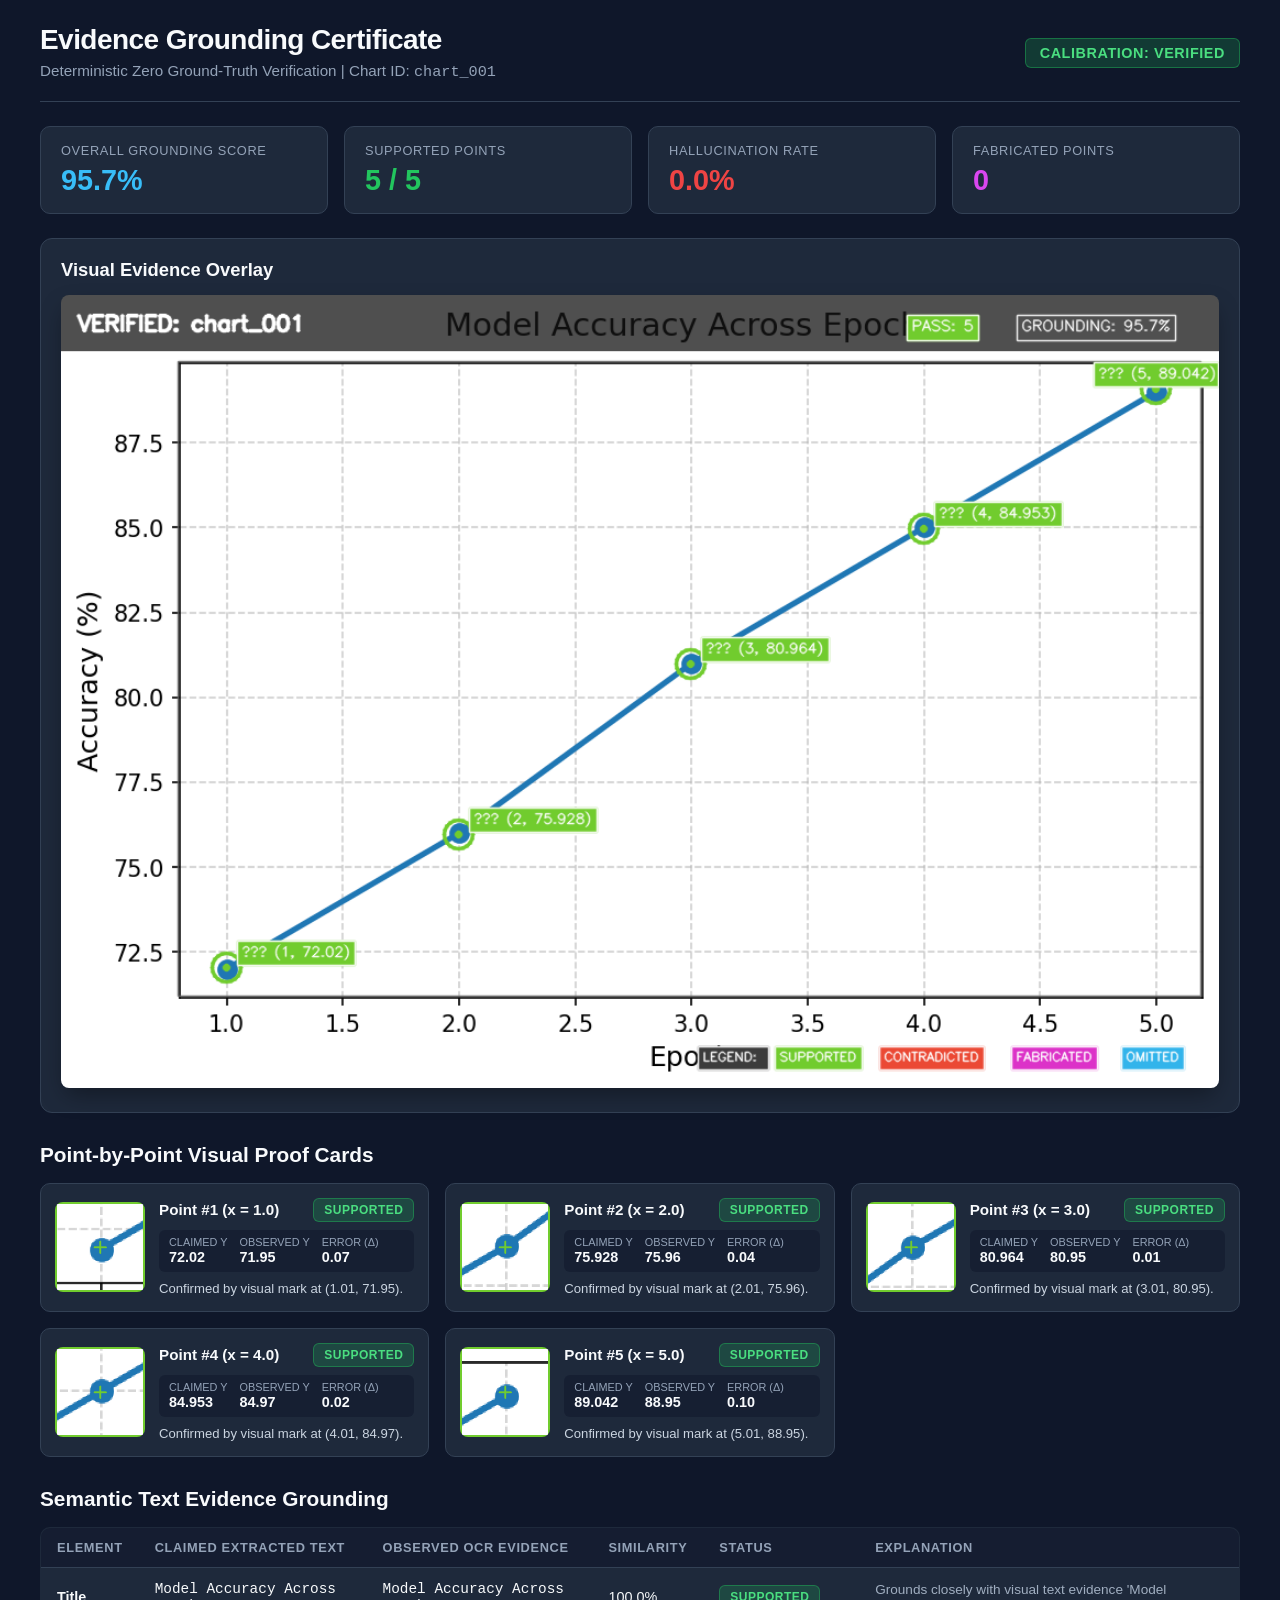
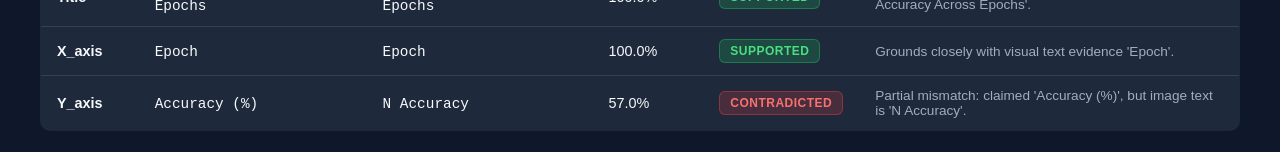
<file: data/verification_overlays/chart_001_certificate.html>
<!DOCTYPE html>
<html lang="en">
<head>
    <meta charset="UTF-8">
    <meta name="viewport" content="width=device-width, initial-scale=1.0">
    <title>Verification Certificate - chart_001</title>
    <style>
        :root {
            --bg: #0f172a;
            --surface: #1e293b;
            --surface-border: #334155;
            --text-primary: #f8fafc;
            --text-secondary: #94a3b8;
            --green: #22c55e;
            --red: #ef4444;
            --magenta: #d946ef;
            --cyan: #06b6d4;
            --accent: #38bdf8;
        }
        body {
            font-family: -apple-system, BlinkMacSystemFont, "Segoe UI", Roboto, Helvetica, Arial, sans-serif;
            background-color: var(--bg);
            color: var(--text-primary);
            margin: 0;
            padding: 24px;
        }
        .container {
            max-width: 1200px;
            margin: 0 auto;
        }
        header {
            display: flex;
            justify-content: space-between;
            align-items: center;
            border-bottom: 1px solid var(--surface-border);
            padding-bottom: 20px;
            margin-bottom: 24px;
        }
        h1 {
            margin: 0 0 6px 0;
            font-size: 1.75rem;
            letter-spacing: -0.02em;
        }
        .subtitle {
            color: var(--text-secondary);
            font-size: 0.95rem;
        }
        .stats-grid {
            display: grid;
            grid-template-columns: repeat(auto-fit, minmax(200px, 1fr));
            gap: 16px;
            margin-bottom: 24px;
        }
        .stat-card {
            background: var(--surface);
            border: 1px solid var(--surface-border);
            border-radius: 10px;
            padding: 16px 20px;
        }
        .stat-card .title {
            font-size: 0.8rem;
            text-transform: uppercase;
            letter-spacing: 0.05em;
            color: var(--text-secondary);
            margin-bottom: 6px;
        }
        .stat-card .val {
            font-size: 1.8rem;
            font-weight: 700;
        }
        .overlay-section {
            background: var(--surface);
            border: 1px solid var(--surface-border);
            border-radius: 12px;
            padding: 20px;
            margin-bottom: 30px;
        }
        .overlay-img {
            width: 100%;
            height: auto;
            border-radius: 8px;
            box-shadow: 0 10px 25px -5px rgba(0, 0, 0, 0.4);
        }
        .section-title {
            font-size: 1.3rem;
            margin: 30px 0 16px 0;
            font-weight: 600;
        }
        .badge {
            padding: 4px 10px;
            border-radius: 6px;
            font-size: 0.75rem;
            font-weight: 700;
            text-transform: uppercase;
            letter-spacing: 0.04em;
            display: inline-block;
        }
        .badge-supported { background: rgba(34, 197, 94, 0.2); color: #4ade80; border: 1px solid rgba(34, 197, 94, 0.4); }
        .badge-contradicted { background: rgba(239, 68, 68, 0.2); color: #f87171; border: 1px solid rgba(239, 68, 68, 0.4); }
        .badge-fabricated { background: rgba(217, 70, 239, 0.2); color: #e879f9; border: 1px solid rgba(217, 70, 239, 0.4); }
        .evidence-grid {
            display: grid;
            grid-template-columns: repeat(auto-fill, minmax(360px, 1fr));
            gap: 16px;
        }
        .evidence-card {
            background: var(--surface);
            border: 1px solid var(--surface-border);
            border-radius: 10px;
            display: flex;
            padding: 14px;
            gap: 14px;
            align-items: center;
        }
        .crop-container img {
            width: 90px;
            height: 90px;
            border-radius: 8px;
            display: block;
        }
        .card-details {
            flex: 1;
        }
        .card-header {
            display: flex;
            justify-content: space-between;
            align-items: center;
            margin-bottom: 8px;
        }
        .point-tag {
            font-weight: 600;
            font-size: 0.95rem;
        }
        .reading-row {
            display: flex;
            gap: 12px;
            background: rgba(15, 23, 42, 0.5);
            padding: 6px 10px;
            border-radius: 6px;
            margin-bottom: 8px;
        }
        .reading-col .label {
            font-size: 0.68rem;
            color: var(--text-secondary);
            display: block;
            text-transform: uppercase;
        }
        .reading-col .value {
            font-size: 0.9rem;
            font-weight: 700;
        }
        .explanation {
            margin: 0;
            font-size: 0.82rem;
            color: #cbd5e1;
            line-height: 1.3;
        }
        table {
            width: 100%;
            border-collapse: collapse;
            background: var(--surface);
            border-radius: 10px;
            overflow: hidden;
            border: 1px solid var(--surface-border);
        }
        th, td {
            padding: 12px 16px;
            text-align: left;
            border-bottom: 1px solid var(--surface-border);
            font-size: 0.9rem;
        }
        th {
            background: rgba(15, 23, 42, 0.6);
            color: var(--text-secondary);
            font-size: 0.8rem;
            text-transform: uppercase;
            letter-spacing: 0.05em;
        }
    </style>
</head>
<body>
    <div class="container">
        <header>
            <div>
                <h1>Evidence Grounding Certificate</h1>
                <div class="subtitle">Deterministic Zero Ground-Truth Verification | Chart ID: <code>chart_001</code></div>
            </div>
            <div>
                <span class="badge badge-supported" style="font-size: 0.9rem; padding: 6px 14px;">
                    Calibration: VERIFIED
                </span>
            </div>
        </header>

        <div class="stats-grid">
            <div class="stat-card">
                <div class="title">Overall Grounding Score</div>
                <div class="val" style="color: var(--accent);">95.7%</div>
            </div>
            <div class="stat-card">
                <div class="title">Supported Points</div>
                <div class="val" style="color: var(--green);">5 / 5</div>
            </div>
            <div class="stat-card">
                <div class="title">Hallucination Rate</div>
                <div class="val" style="color: var(--red);">0.0%</div>
            </div>
            <div class="stat-card">
                <div class="title">Fabricated Points</div>
                <div class="val" style="color: var(--magenta);">0</div>
            </div>
        </div>

        <div class="overlay-section">
            <h2 style="margin: 0 0 14px 0; font-size: 1.15rem;">Visual Evidence Overlay</h2>
            <img class="overlay-img" src="[data-uri]" alt="Verification Overlay Image" />
        </div>

        <h2 class="section-title">Point-by-Point Visual Proof Cards</h2>
        <div class="evidence-grid">
            
        <div class="evidence-card">
            <div class="crop-container">
                <img src="[data-uri]" alt="Point Proof Crop" />
            </div>
            <div class="card-details">
                <div class="card-header">
                    <span class="point-tag">Point #1 (x = 1.0)</span>
                    <span class="badge badge-supported">SUPPORTED</span>
                </div>
                <div class="reading-row">
                    <div class="reading-col">
                        <span class="label">Claimed Y</span>
                        <span class="value">72.02</span>
                    </div>
                    <div class="reading-col">
                        <span class="label">Observed Y</span>
                        <span class="value">71.95</span>
                    </div>
                    <div class="reading-col">
                        <span class="label">Error (Δ)</span>
                        <span class="value">0.07</span>
                    </div>
                </div>
                <p class="explanation">Confirmed by visual mark at (1.01, 71.95).</p>
            </div>
        </div>
        
        <div class="evidence-card">
            <div class="crop-container">
                <img src="[data-uri]" alt="Point Proof Crop" />
            </div>
            <div class="card-details">
                <div class="card-header">
                    <span class="point-tag">Point #2 (x = 2.0)</span>
                    <span class="badge badge-supported">SUPPORTED</span>
                </div>
                <div class="reading-row">
                    <div class="reading-col">
                        <span class="label">Claimed Y</span>
                        <span class="value">75.928</span>
                    </div>
                    <div class="reading-col">
                        <span class="label">Observed Y</span>
                        <span class="value">75.96</span>
                    </div>
                    <div class="reading-col">
                        <span class="label">Error (Δ)</span>
                        <span class="value">0.04</span>
                    </div>
                </div>
                <p class="explanation">Confirmed by visual mark at (2.01, 75.96).</p>
            </div>
        </div>
        
        <div class="evidence-card">
            <div class="crop-container">
                <img src="[data-uri]" alt="Point Proof Crop" />
            </div>
            <div class="card-details">
                <div class="card-header">
                    <span class="point-tag">Point #3 (x = 3.0)</span>
                    <span class="badge badge-supported">SUPPORTED</span>
                </div>
                <div class="reading-row">
                    <div class="reading-col">
                        <span class="label">Claimed Y</span>
                        <span class="value">80.964</span>
                    </div>
                    <div class="reading-col">
                        <span class="label">Observed Y</span>
                        <span class="value">80.95</span>
                    </div>
                    <div class="reading-col">
                        <span class="label">Error (Δ)</span>
                        <span class="value">0.01</span>
                    </div>
                </div>
                <p class="explanation">Confirmed by visual mark at (3.01, 80.95).</p>
            </div>
        </div>
        
        <div class="evidence-card">
            <div class="crop-container">
                <img src="[data-uri]" alt="Point Proof Crop" />
            </div>
            <div class="card-details">
                <div class="card-header">
                    <span class="point-tag">Point #4 (x = 4.0)</span>
                    <span class="badge badge-supported">SUPPORTED</span>
                </div>
                <div class="reading-row">
                    <div class="reading-col">
                        <span class="label">Claimed Y</span>
                        <span class="value">84.953</span>
                    </div>
                    <div class="reading-col">
                        <span class="label">Observed Y</span>
                        <span class="value">84.97</span>
                    </div>
                    <div class="reading-col">
                        <span class="label">Error (Δ)</span>
                        <span class="value">0.02</span>
                    </div>
                </div>
                <p class="explanation">Confirmed by visual mark at (4.01, 84.97).</p>
            </div>
        </div>
        
        <div class="evidence-card">
            <div class="crop-container">
                <img src="[data-uri]" alt="Point Proof Crop" />
            </div>
            <div class="card-details">
                <div class="card-header">
                    <span class="point-tag">Point #5 (x = 5.0)</span>
                    <span class="badge badge-supported">SUPPORTED</span>
                </div>
                <div class="reading-row">
                    <div class="reading-col">
                        <span class="label">Claimed Y</span>
                        <span class="value">89.042</span>
                    </div>
                    <div class="reading-col">
                        <span class="label">Observed Y</span>
                        <span class="value">88.95</span>
                    </div>
                    <div class="reading-col">
                        <span class="label">Error (Δ)</span>
                        <span class="value">0.10</span>
                    </div>
                </div>
                <p class="explanation">Confirmed by visual mark at (5.01, 88.95).</p>
            </div>
        </div>
        
        </div>

        <h2 class="section-title">Semantic Text Evidence Grounding</h2>
        <table>
            <thead>
                <tr>
                    <th>Element</th>
                    <th>Claimed Extracted Text</th>
                    <th>Observed OCR Evidence</th>
                    <th>Similarity</th>
                    <th>Status</th>
                    <th>Explanation</th>
                </tr>
            </thead>
            <tbody>
                
        <tr>
            <td style="font-weight:600; text-transform:capitalize;">title</td>
            <td><code>Model Accuracy Across Epochs</code></td>
            <td><code>Model Accuracy Across Epochs</code></td>
            <td>100.0%</td>
            <td><span class="badge badge-supported">SUPPORTED</span></td>
            <td style="color:#a0aec0; font-size:0.85rem;">Grounds closely with visual text evidence 'Model Accuracy Across Epochs'.</td>
        </tr>
        
        <tr>
            <td style="font-weight:600; text-transform:capitalize;">x_axis</td>
            <td><code>Epoch</code></td>
            <td><code>Epoch</code></td>
            <td>100.0%</td>
            <td><span class="badge badge-supported">SUPPORTED</span></td>
            <td style="color:#a0aec0; font-size:0.85rem;">Grounds closely with visual text evidence 'Epoch'.</td>
        </tr>
        
        <tr>
            <td style="font-weight:600; text-transform:capitalize;">y_axis</td>
            <td><code>Accuracy (%)</code></td>
            <td><code>N Accuracy</code></td>
            <td>57.0%</td>
            <td><span class="badge badge-contradicted">CONTRADICTED</span></td>
            <td style="color:#a0aec0; font-size:0.85rem;">Partial mismatch: claimed 'Accuracy (%)', but image text is 'N Accuracy'.</td>
        </tr>
        
            </tbody>
        </table>
    </div>
</body>
</html>
</file>
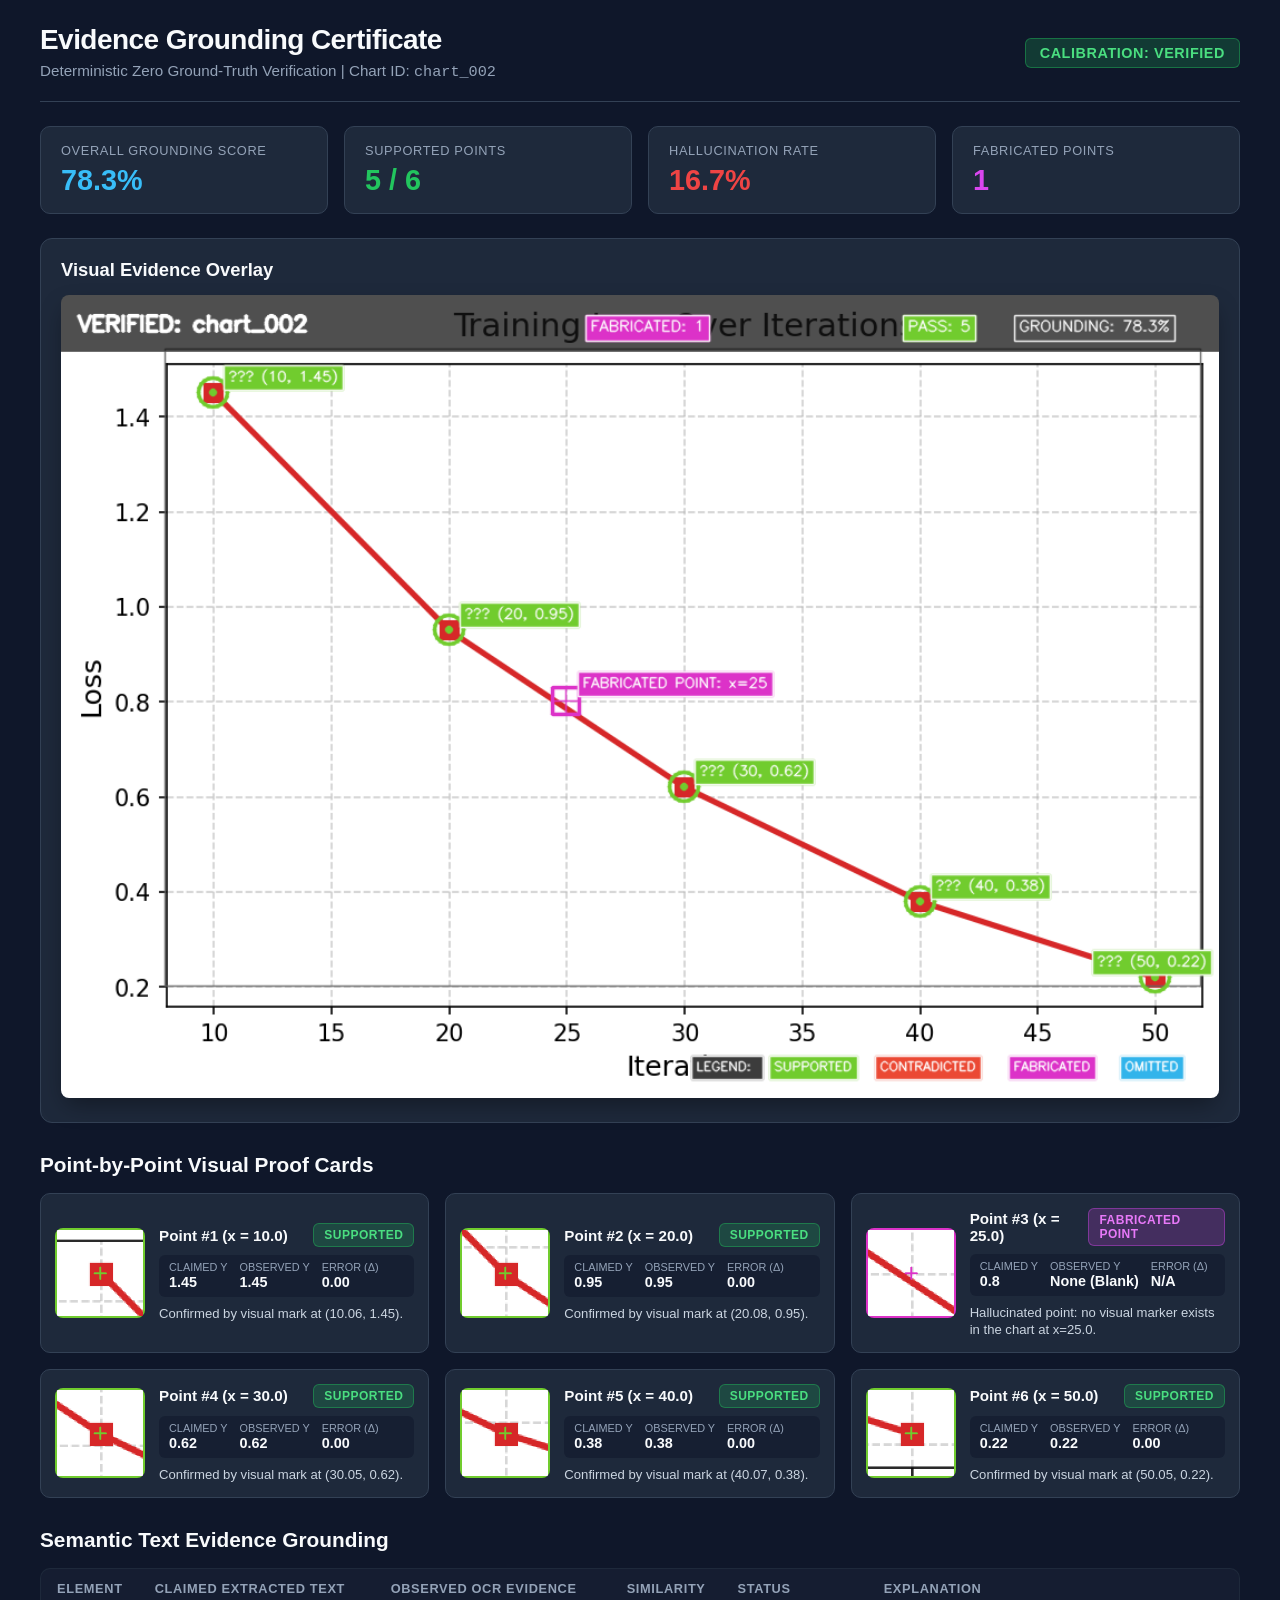
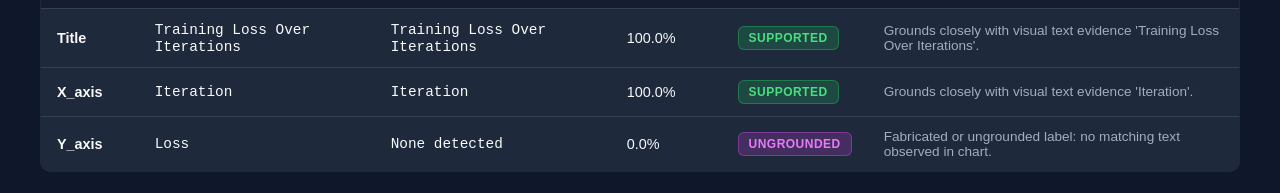
<file: data/verification_overlays/chart_002_certificate.html>
<!DOCTYPE html>
<html lang="en">
<head>
    <meta charset="UTF-8">
    <meta name="viewport" content="width=device-width, initial-scale=1.0">
    <title>Verification Certificate - chart_002</title>
    <style>
        :root {
            --bg: #0f172a;
            --surface: #1e293b;
            --surface-border: #334155;
            --text-primary: #f8fafc;
            --text-secondary: #94a3b8;
            --green: #22c55e;
            --red: #ef4444;
            --magenta: #d946ef;
            --cyan: #06b6d4;
            --accent: #38bdf8;
        }
        body {
            font-family: -apple-system, BlinkMacSystemFont, "Segoe UI", Roboto, Helvetica, Arial, sans-serif;
            background-color: var(--bg);
            color: var(--text-primary);
            margin: 0;
            padding: 24px;
        }
        .container {
            max-width: 1200px;
            margin: 0 auto;
        }
        header {
            display: flex;
            justify-content: space-between;
            align-items: center;
            border-bottom: 1px solid var(--surface-border);
            padding-bottom: 20px;
            margin-bottom: 24px;
        }
        h1 {
            margin: 0 0 6px 0;
            font-size: 1.75rem;
            letter-spacing: -0.02em;
        }
        .subtitle {
            color: var(--text-secondary);
            font-size: 0.95rem;
        }
        .stats-grid {
            display: grid;
            grid-template-columns: repeat(auto-fit, minmax(200px, 1fr));
            gap: 16px;
            margin-bottom: 24px;
        }
        .stat-card {
            background: var(--surface);
            border: 1px solid var(--surface-border);
            border-radius: 10px;
            padding: 16px 20px;
        }
        .stat-card .title {
            font-size: 0.8rem;
            text-transform: uppercase;
            letter-spacing: 0.05em;
            color: var(--text-secondary);
            margin-bottom: 6px;
        }
        .stat-card .val {
            font-size: 1.8rem;
            font-weight: 700;
        }
        .overlay-section {
            background: var(--surface);
            border: 1px solid var(--surface-border);
            border-radius: 12px;
            padding: 20px;
            margin-bottom: 30px;
        }
        .overlay-img {
            width: 100%;
            height: auto;
            border-radius: 8px;
            box-shadow: 0 10px 25px -5px rgba(0, 0, 0, 0.4);
        }
        .section-title {
            font-size: 1.3rem;
            margin: 30px 0 16px 0;
            font-weight: 600;
        }
        .badge {
            padding: 4px 10px;
            border-radius: 6px;
            font-size: 0.75rem;
            font-weight: 700;
            text-transform: uppercase;
            letter-spacing: 0.04em;
            display: inline-block;
        }
        .badge-supported { background: rgba(34, 197, 94, 0.2); color: #4ade80; border: 1px solid rgba(34, 197, 94, 0.4); }
        .badge-contradicted { background: rgba(239, 68, 68, 0.2); color: #f87171; border: 1px solid rgba(239, 68, 68, 0.4); }
        .badge-fabricated { background: rgba(217, 70, 239, 0.2); color: #e879f9; border: 1px solid rgba(217, 70, 239, 0.4); }
        .evidence-grid {
            display: grid;
            grid-template-columns: repeat(auto-fill, minmax(360px, 1fr));
            gap: 16px;
        }
        .evidence-card {
            background: var(--surface);
            border: 1px solid var(--surface-border);
            border-radius: 10px;
            display: flex;
            padding: 14px;
            gap: 14px;
            align-items: center;
        }
        .crop-container img {
            width: 90px;
            height: 90px;
            border-radius: 8px;
            display: block;
        }
        .card-details {
            flex: 1;
        }
        .card-header {
            display: flex;
            justify-content: space-between;
            align-items: center;
            margin-bottom: 8px;
        }
        .point-tag {
            font-weight: 600;
            font-size: 0.95rem;
        }
        .reading-row {
            display: flex;
            gap: 12px;
            background: rgba(15, 23, 42, 0.5);
            padding: 6px 10px;
            border-radius: 6px;
            margin-bottom: 8px;
        }
        .reading-col .label {
            font-size: 0.68rem;
            color: var(--text-secondary);
            display: block;
            text-transform: uppercase;
        }
        .reading-col .value {
            font-size: 0.9rem;
            font-weight: 700;
        }
        .explanation {
            margin: 0;
            font-size: 0.82rem;
            color: #cbd5e1;
            line-height: 1.3;
        }
        table {
            width: 100%;
            border-collapse: collapse;
            background: var(--surface);
            border-radius: 10px;
            overflow: hidden;
            border: 1px solid var(--surface-border);
        }
        th, td {
            padding: 12px 16px;
            text-align: left;
            border-bottom: 1px solid var(--surface-border);
            font-size: 0.9rem;
        }
        th {
            background: rgba(15, 23, 42, 0.6);
            color: var(--text-secondary);
            font-size: 0.8rem;
            text-transform: uppercase;
            letter-spacing: 0.05em;
        }
    </style>
</head>
<body>
    <div class="container">
        <header>
            <div>
                <h1>Evidence Grounding Certificate</h1>
                <div class="subtitle">Deterministic Zero Ground-Truth Verification | Chart ID: <code>chart_002</code></div>
            </div>
            <div>
                <span class="badge badge-supported" style="font-size: 0.9rem; padding: 6px 14px;">
                    Calibration: VERIFIED
                </span>
            </div>
        </header>

        <div class="stats-grid">
            <div class="stat-card">
                <div class="title">Overall Grounding Score</div>
                <div class="val" style="color: var(--accent);">78.3%</div>
            </div>
            <div class="stat-card">
                <div class="title">Supported Points</div>
                <div class="val" style="color: var(--green);">5 / 6</div>
            </div>
            <div class="stat-card">
                <div class="title">Hallucination Rate</div>
                <div class="val" style="color: var(--red);">16.7%</div>
            </div>
            <div class="stat-card">
                <div class="title">Fabricated Points</div>
                <div class="val" style="color: var(--magenta);">1</div>
            </div>
        </div>

        <div class="overlay-section">
            <h2 style="margin: 0 0 14px 0; font-size: 1.15rem;">Visual Evidence Overlay</h2>
            <img class="overlay-img" src="[data-uri]" alt="Verification Overlay Image" />
        </div>

        <h2 class="section-title">Point-by-Point Visual Proof Cards</h2>
        <div class="evidence-grid">
            
        <div class="evidence-card">
            <div class="crop-container">
                <img src="[data-uri]" alt="Point Proof Crop" />
            </div>
            <div class="card-details">
                <div class="card-header">
                    <span class="point-tag">Point #1 (x = 10.0)</span>
                    <span class="badge badge-supported">SUPPORTED</span>
                </div>
                <div class="reading-row">
                    <div class="reading-col">
                        <span class="label">Claimed Y</span>
                        <span class="value">1.45</span>
                    </div>
                    <div class="reading-col">
                        <span class="label">Observed Y</span>
                        <span class="value">1.45</span>
                    </div>
                    <div class="reading-col">
                        <span class="label">Error (Δ)</span>
                        <span class="value">0.00</span>
                    </div>
                </div>
                <p class="explanation">Confirmed by visual mark at (10.06, 1.45).</p>
            </div>
        </div>
        
        <div class="evidence-card">
            <div class="crop-container">
                <img src="[data-uri]" alt="Point Proof Crop" />
            </div>
            <div class="card-details">
                <div class="card-header">
                    <span class="point-tag">Point #2 (x = 20.0)</span>
                    <span class="badge badge-supported">SUPPORTED</span>
                </div>
                <div class="reading-row">
                    <div class="reading-col">
                        <span class="label">Claimed Y</span>
                        <span class="value">0.95</span>
                    </div>
                    <div class="reading-col">
                        <span class="label">Observed Y</span>
                        <span class="value">0.95</span>
                    </div>
                    <div class="reading-col">
                        <span class="label">Error (Δ)</span>
                        <span class="value">0.00</span>
                    </div>
                </div>
                <p class="explanation">Confirmed by visual mark at (20.08, 0.95).</p>
            </div>
        </div>
        
        <div class="evidence-card">
            <div class="crop-container">
                <img src="[data-uri]" alt="Point Proof Crop" />
            </div>
            <div class="card-details">
                <div class="card-header">
                    <span class="point-tag">Point #3 (x = 25.0)</span>
                    <span class="badge badge-fabricated">FABRICATED POINT</span>
                </div>
                <div class="reading-row">
                    <div class="reading-col">
                        <span class="label">Claimed Y</span>
                        <span class="value">0.8</span>
                    </div>
                    <div class="reading-col">
                        <span class="label">Observed Y</span>
                        <span class="value">None (Blank)</span>
                    </div>
                    <div class="reading-col">
                        <span class="label">Error (Δ)</span>
                        <span class="value">N/A</span>
                    </div>
                </div>
                <p class="explanation">Hallucinated point: no visual marker exists in the chart at x=25.0.</p>
            </div>
        </div>
        
        <div class="evidence-card">
            <div class="crop-container">
                <img src="[data-uri]" alt="Point Proof Crop" />
            </div>
            <div class="card-details">
                <div class="card-header">
                    <span class="point-tag">Point #4 (x = 30.0)</span>
                    <span class="badge badge-supported">SUPPORTED</span>
                </div>
                <div class="reading-row">
                    <div class="reading-col">
                        <span class="label">Claimed Y</span>
                        <span class="value">0.62</span>
                    </div>
                    <div class="reading-col">
                        <span class="label">Observed Y</span>
                        <span class="value">0.62</span>
                    </div>
                    <div class="reading-col">
                        <span class="label">Error (Δ)</span>
                        <span class="value">0.00</span>
                    </div>
                </div>
                <p class="explanation">Confirmed by visual mark at (30.05, 0.62).</p>
            </div>
        </div>
        
        <div class="evidence-card">
            <div class="crop-container">
                <img src="[data-uri]" alt="Point Proof Crop" />
            </div>
            <div class="card-details">
                <div class="card-header">
                    <span class="point-tag">Point #5 (x = 40.0)</span>
                    <span class="badge badge-supported">SUPPORTED</span>
                </div>
                <div class="reading-row">
                    <div class="reading-col">
                        <span class="label">Claimed Y</span>
                        <span class="value">0.38</span>
                    </div>
                    <div class="reading-col">
                        <span class="label">Observed Y</span>
                        <span class="value">0.38</span>
                    </div>
                    <div class="reading-col">
                        <span class="label">Error (Δ)</span>
                        <span class="value">0.00</span>
                    </div>
                </div>
                <p class="explanation">Confirmed by visual mark at (40.07, 0.38).</p>
            </div>
        </div>
        
        <div class="evidence-card">
            <div class="crop-container">
                <img src="[data-uri]" alt="Point Proof Crop" />
            </div>
            <div class="card-details">
                <div class="card-header">
                    <span class="point-tag">Point #6 (x = 50.0)</span>
                    <span class="badge badge-supported">SUPPORTED</span>
                </div>
                <div class="reading-row">
                    <div class="reading-col">
                        <span class="label">Claimed Y</span>
                        <span class="value">0.22</span>
                    </div>
                    <div class="reading-col">
                        <span class="label">Observed Y</span>
                        <span class="value">0.22</span>
                    </div>
                    <div class="reading-col">
                        <span class="label">Error (Δ)</span>
                        <span class="value">0.00</span>
                    </div>
                </div>
                <p class="explanation">Confirmed by visual mark at (50.05, 0.22).</p>
            </div>
        </div>
        
        </div>

        <h2 class="section-title">Semantic Text Evidence Grounding</h2>
        <table>
            <thead>
                <tr>
                    <th>Element</th>
                    <th>Claimed Extracted Text</th>
                    <th>Observed OCR Evidence</th>
                    <th>Similarity</th>
                    <th>Status</th>
                    <th>Explanation</th>
                </tr>
            </thead>
            <tbody>
                
        <tr>
            <td style="font-weight:600; text-transform:capitalize;">title</td>
            <td><code>Training Loss Over Iterations</code></td>
            <td><code>Training Loss Over Iterations</code></td>
            <td>100.0%</td>
            <td><span class="badge badge-supported">SUPPORTED</span></td>
            <td style="color:#a0aec0; font-size:0.85rem;">Grounds closely with visual text evidence 'Training Loss Over Iterations'.</td>
        </tr>
        
        <tr>
            <td style="font-weight:600; text-transform:capitalize;">x_axis</td>
            <td><code>Iteration</code></td>
            <td><code>Iteration</code></td>
            <td>100.0%</td>
            <td><span class="badge badge-supported">SUPPORTED</span></td>
            <td style="color:#a0aec0; font-size:0.85rem;">Grounds closely with visual text evidence 'Iteration'.</td>
        </tr>
        
        <tr>
            <td style="font-weight:600; text-transform:capitalize;">y_axis</td>
            <td><code>Loss</code></td>
            <td><code>None detected</code></td>
            <td>0.0%</td>
            <td><span class="badge badge-fabricated">UNGROUNDED</span></td>
            <td style="color:#a0aec0; font-size:0.85rem;">Fabricated or ungrounded label: no matching text observed in chart.</td>
        </tr>
        
            </tbody>
        </table>
    </div>
</body>
</html>
</file>
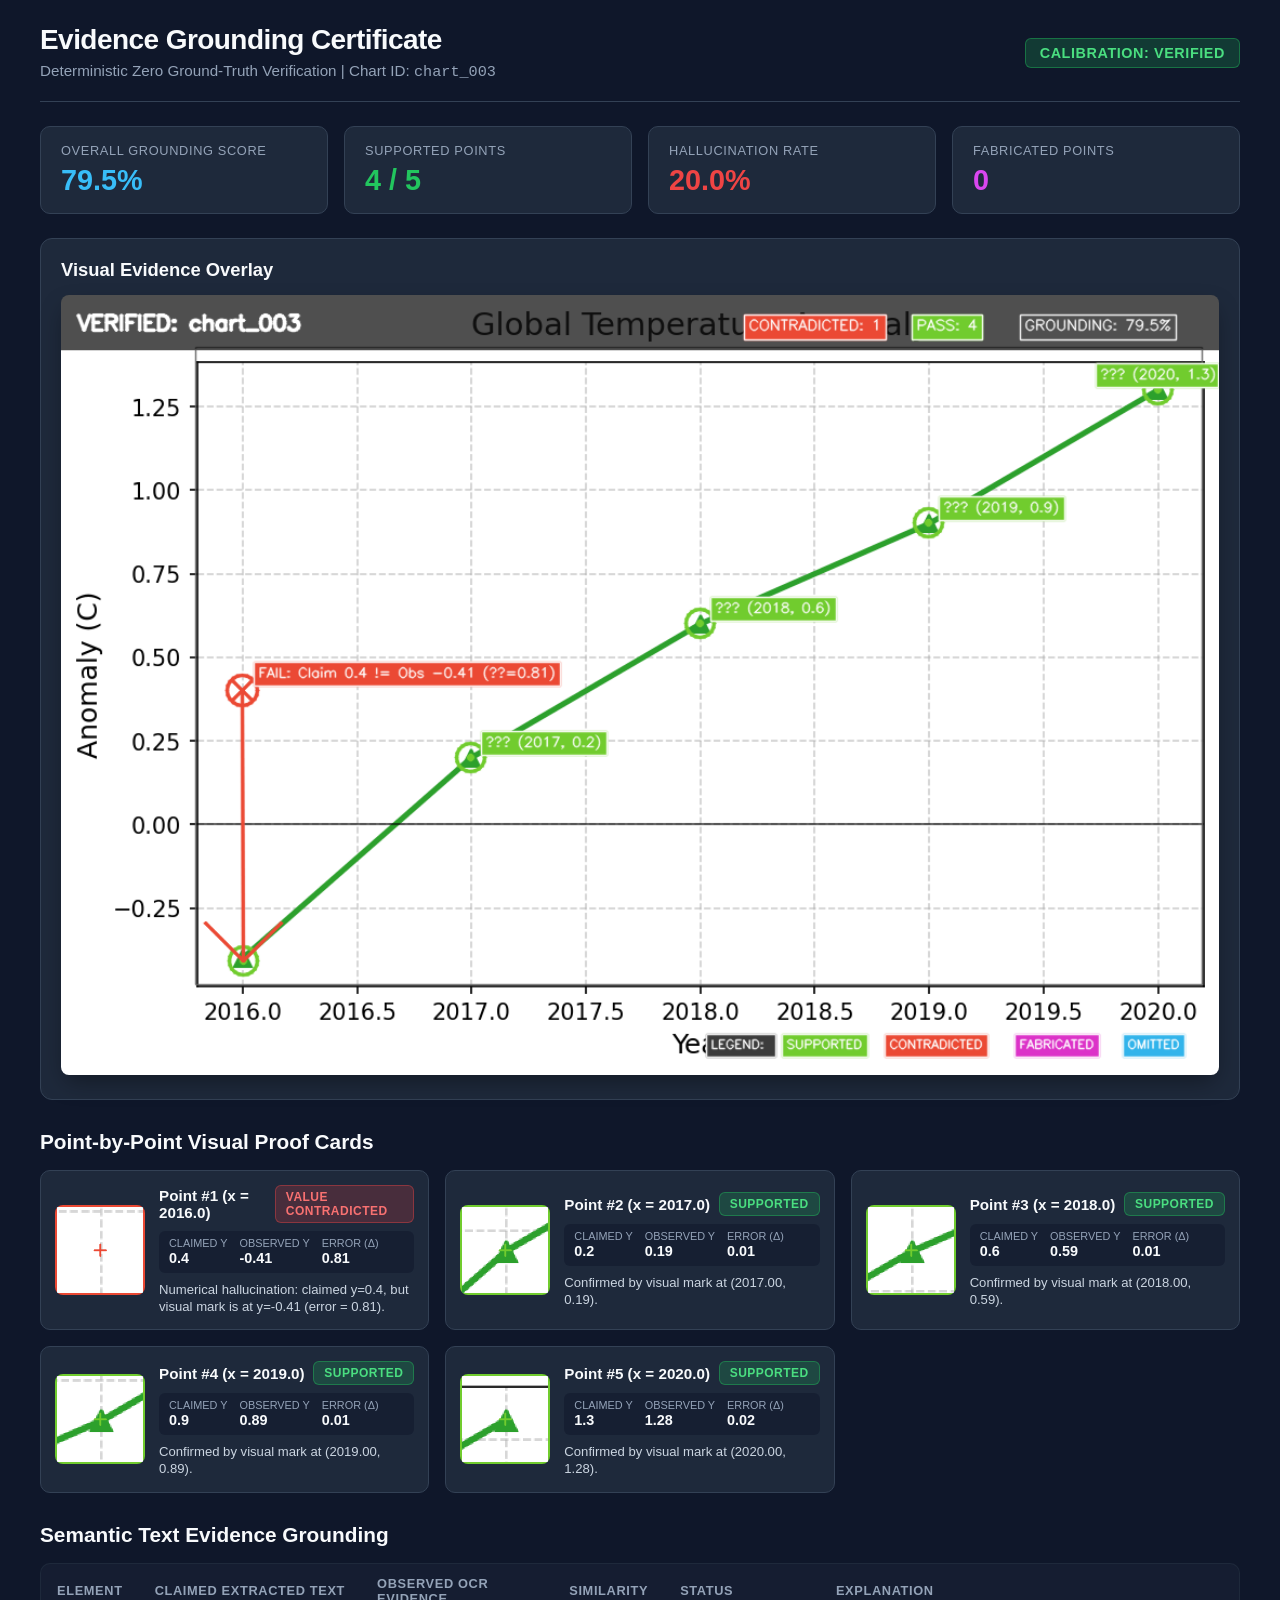
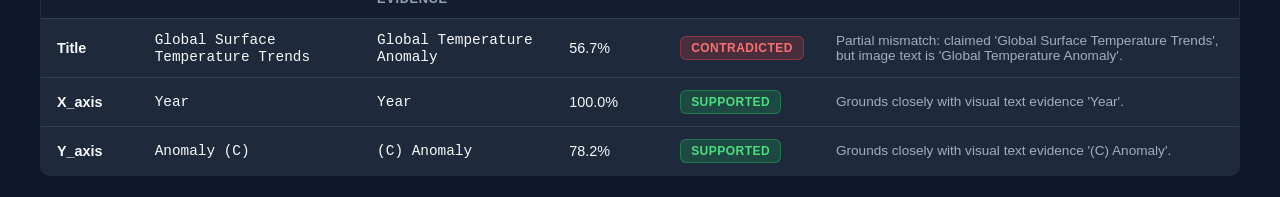
<file: data/verification_overlays/chart_003_certificate.html>
<!DOCTYPE html>
<html lang="en">
<head>
    <meta charset="UTF-8">
    <meta name="viewport" content="width=device-width, initial-scale=1.0">
    <title>Verification Certificate - chart_003</title>
    <style>
        :root {
            --bg: #0f172a;
            --surface: #1e293b;
            --surface-border: #334155;
            --text-primary: #f8fafc;
            --text-secondary: #94a3b8;
            --green: #22c55e;
            --red: #ef4444;
            --magenta: #d946ef;
            --cyan: #06b6d4;
            --accent: #38bdf8;
        }
        body {
            font-family: -apple-system, BlinkMacSystemFont, "Segoe UI", Roboto, Helvetica, Arial, sans-serif;
            background-color: var(--bg);
            color: var(--text-primary);
            margin: 0;
            padding: 24px;
        }
        .container {
            max-width: 1200px;
            margin: 0 auto;
        }
        header {
            display: flex;
            justify-content: space-between;
            align-items: center;
            border-bottom: 1px solid var(--surface-border);
            padding-bottom: 20px;
            margin-bottom: 24px;
        }
        h1 {
            margin: 0 0 6px 0;
            font-size: 1.75rem;
            letter-spacing: -0.02em;
        }
        .subtitle {
            color: var(--text-secondary);
            font-size: 0.95rem;
        }
        .stats-grid {
            display: grid;
            grid-template-columns: repeat(auto-fit, minmax(200px, 1fr));
            gap: 16px;
            margin-bottom: 24px;
        }
        .stat-card {
            background: var(--surface);
            border: 1px solid var(--surface-border);
            border-radius: 10px;
            padding: 16px 20px;
        }
        .stat-card .title {
            font-size: 0.8rem;
            text-transform: uppercase;
            letter-spacing: 0.05em;
            color: var(--text-secondary);
            margin-bottom: 6px;
        }
        .stat-card .val {
            font-size: 1.8rem;
            font-weight: 700;
        }
        .overlay-section {
            background: var(--surface);
            border: 1px solid var(--surface-border);
            border-radius: 12px;
            padding: 20px;
            margin-bottom: 30px;
        }
        .overlay-img {
            width: 100%;
            height: auto;
            border-radius: 8px;
            box-shadow: 0 10px 25px -5px rgba(0, 0, 0, 0.4);
        }
        .section-title {
            font-size: 1.3rem;
            margin: 30px 0 16px 0;
            font-weight: 600;
        }
        .badge {
            padding: 4px 10px;
            border-radius: 6px;
            font-size: 0.75rem;
            font-weight: 700;
            text-transform: uppercase;
            letter-spacing: 0.04em;
            display: inline-block;
        }
        .badge-supported { background: rgba(34, 197, 94, 0.2); color: #4ade80; border: 1px solid rgba(34, 197, 94, 0.4); }
        .badge-contradicted { background: rgba(239, 68, 68, 0.2); color: #f87171; border: 1px solid rgba(239, 68, 68, 0.4); }
        .badge-fabricated { background: rgba(217, 70, 239, 0.2); color: #e879f9; border: 1px solid rgba(217, 70, 239, 0.4); }
        .evidence-grid {
            display: grid;
            grid-template-columns: repeat(auto-fill, minmax(360px, 1fr));
            gap: 16px;
        }
        .evidence-card {
            background: var(--surface);
            border: 1px solid var(--surface-border);
            border-radius: 10px;
            display: flex;
            padding: 14px;
            gap: 14px;
            align-items: center;
        }
        .crop-container img {
            width: 90px;
            height: 90px;
            border-radius: 8px;
            display: block;
        }
        .card-details {
            flex: 1;
        }
        .card-header {
            display: flex;
            justify-content: space-between;
            align-items: center;
            margin-bottom: 8px;
        }
        .point-tag {
            font-weight: 600;
            font-size: 0.95rem;
        }
        .reading-row {
            display: flex;
            gap: 12px;
            background: rgba(15, 23, 42, 0.5);
            padding: 6px 10px;
            border-radius: 6px;
            margin-bottom: 8px;
        }
        .reading-col .label {
            font-size: 0.68rem;
            color: var(--text-secondary);
            display: block;
            text-transform: uppercase;
        }
        .reading-col .value {
            font-size: 0.9rem;
            font-weight: 700;
        }
        .explanation {
            margin: 0;
            font-size: 0.82rem;
            color: #cbd5e1;
            line-height: 1.3;
        }
        table {
            width: 100%;
            border-collapse: collapse;
            background: var(--surface);
            border-radius: 10px;
            overflow: hidden;
            border: 1px solid var(--surface-border);
        }
        th, td {
            padding: 12px 16px;
            text-align: left;
            border-bottom: 1px solid var(--surface-border);
            font-size: 0.9rem;
        }
        th {
            background: rgba(15, 23, 42, 0.6);
            color: var(--text-secondary);
            font-size: 0.8rem;
            text-transform: uppercase;
            letter-spacing: 0.05em;
        }
    </style>
</head>
<body>
    <div class="container">
        <header>
            <div>
                <h1>Evidence Grounding Certificate</h1>
                <div class="subtitle">Deterministic Zero Ground-Truth Verification | Chart ID: <code>chart_003</code></div>
            </div>
            <div>
                <span class="badge badge-supported" style="font-size: 0.9rem; padding: 6px 14px;">
                    Calibration: VERIFIED
                </span>
            </div>
        </header>

        <div class="stats-grid">
            <div class="stat-card">
                <div class="title">Overall Grounding Score</div>
                <div class="val" style="color: var(--accent);">79.5%</div>
            </div>
            <div class="stat-card">
                <div class="title">Supported Points</div>
                <div class="val" style="color: var(--green);">4 / 5</div>
            </div>
            <div class="stat-card">
                <div class="title">Hallucination Rate</div>
                <div class="val" style="color: var(--red);">20.0%</div>
            </div>
            <div class="stat-card">
                <div class="title">Fabricated Points</div>
                <div class="val" style="color: var(--magenta);">0</div>
            </div>
        </div>

        <div class="overlay-section">
            <h2 style="margin: 0 0 14px 0; font-size: 1.15rem;">Visual Evidence Overlay</h2>
            <img class="overlay-img" src="[data-uri]" alt="Verification Overlay Image" />
        </div>

        <h2 class="section-title">Point-by-Point Visual Proof Cards</h2>
        <div class="evidence-grid">
            
        <div class="evidence-card">
            <div class="crop-container">
                <img src="[data-uri]" alt="Point Proof Crop" />
            </div>
            <div class="card-details">
                <div class="card-header">
                    <span class="point-tag">Point #1 (x = 2016.0)</span>
                    <span class="badge badge-contradicted">VALUE CONTRADICTED</span>
                </div>
                <div class="reading-row">
                    <div class="reading-col">
                        <span class="label">Claimed Y</span>
                        <span class="value">0.4</span>
                    </div>
                    <div class="reading-col">
                        <span class="label">Observed Y</span>
                        <span class="value">-0.41</span>
                    </div>
                    <div class="reading-col">
                        <span class="label">Error (Δ)</span>
                        <span class="value">0.81</span>
                    </div>
                </div>
                <p class="explanation">Numerical hallucination: claimed y=0.4, but visual mark is at y=-0.41 (error = 0.81).</p>
            </div>
        </div>
        
        <div class="evidence-card">
            <div class="crop-container">
                <img src="[data-uri]" alt="Point Proof Crop" />
            </div>
            <div class="card-details">
                <div class="card-header">
                    <span class="point-tag">Point #2 (x = 2017.0)</span>
                    <span class="badge badge-supported">SUPPORTED</span>
                </div>
                <div class="reading-row">
                    <div class="reading-col">
                        <span class="label">Claimed Y</span>
                        <span class="value">0.2</span>
                    </div>
                    <div class="reading-col">
                        <span class="label">Observed Y</span>
                        <span class="value">0.19</span>
                    </div>
                    <div class="reading-col">
                        <span class="label">Error (Δ)</span>
                        <span class="value">0.01</span>
                    </div>
                </div>
                <p class="explanation">Confirmed by visual mark at (2017.00, 0.19).</p>
            </div>
        </div>
        
        <div class="evidence-card">
            <div class="crop-container">
                <img src="[data-uri]" alt="Point Proof Crop" />
            </div>
            <div class="card-details">
                <div class="card-header">
                    <span class="point-tag">Point #3 (x = 2018.0)</span>
                    <span class="badge badge-supported">SUPPORTED</span>
                </div>
                <div class="reading-row">
                    <div class="reading-col">
                        <span class="label">Claimed Y</span>
                        <span class="value">0.6</span>
                    </div>
                    <div class="reading-col">
                        <span class="label">Observed Y</span>
                        <span class="value">0.59</span>
                    </div>
                    <div class="reading-col">
                        <span class="label">Error (Δ)</span>
                        <span class="value">0.01</span>
                    </div>
                </div>
                <p class="explanation">Confirmed by visual mark at (2018.00, 0.59).</p>
            </div>
        </div>
        
        <div class="evidence-card">
            <div class="crop-container">
                <img src="[data-uri]" alt="Point Proof Crop" />
            </div>
            <div class="card-details">
                <div class="card-header">
                    <span class="point-tag">Point #4 (x = 2019.0)</span>
                    <span class="badge badge-supported">SUPPORTED</span>
                </div>
                <div class="reading-row">
                    <div class="reading-col">
                        <span class="label">Claimed Y</span>
                        <span class="value">0.9</span>
                    </div>
                    <div class="reading-col">
                        <span class="label">Observed Y</span>
                        <span class="value">0.89</span>
                    </div>
                    <div class="reading-col">
                        <span class="label">Error (Δ)</span>
                        <span class="value">0.01</span>
                    </div>
                </div>
                <p class="explanation">Confirmed by visual mark at (2019.00, 0.89).</p>
            </div>
        </div>
        
        <div class="evidence-card">
            <div class="crop-container">
                <img src="[data-uri]" alt="Point Proof Crop" />
            </div>
            <div class="card-details">
                <div class="card-header">
                    <span class="point-tag">Point #5 (x = 2020.0)</span>
                    <span class="badge badge-supported">SUPPORTED</span>
                </div>
                <div class="reading-row">
                    <div class="reading-col">
                        <span class="label">Claimed Y</span>
                        <span class="value">1.3</span>
                    </div>
                    <div class="reading-col">
                        <span class="label">Observed Y</span>
                        <span class="value">1.28</span>
                    </div>
                    <div class="reading-col">
                        <span class="label">Error (Δ)</span>
                        <span class="value">0.02</span>
                    </div>
                </div>
                <p class="explanation">Confirmed by visual mark at (2020.00, 1.28).</p>
            </div>
        </div>
        
        </div>

        <h2 class="section-title">Semantic Text Evidence Grounding</h2>
        <table>
            <thead>
                <tr>
                    <th>Element</th>
                    <th>Claimed Extracted Text</th>
                    <th>Observed OCR Evidence</th>
                    <th>Similarity</th>
                    <th>Status</th>
                    <th>Explanation</th>
                </tr>
            </thead>
            <tbody>
                
        <tr>
            <td style="font-weight:600; text-transform:capitalize;">title</td>
            <td><code>Global Surface Temperature Trends</code></td>
            <td><code>Global Temperature Anomaly</code></td>
            <td>56.7%</td>
            <td><span class="badge badge-contradicted">CONTRADICTED</span></td>
            <td style="color:#a0aec0; font-size:0.85rem;">Partial mismatch: claimed 'Global Surface Temperature Trends', but image text is 'Global Temperature Anomaly'.</td>
        </tr>
        
        <tr>
            <td style="font-weight:600; text-transform:capitalize;">x_axis</td>
            <td><code>Year</code></td>
            <td><code>Year</code></td>
            <td>100.0%</td>
            <td><span class="badge badge-supported">SUPPORTED</span></td>
            <td style="color:#a0aec0; font-size:0.85rem;">Grounds closely with visual text evidence 'Year'.</td>
        </tr>
        
        <tr>
            <td style="font-weight:600; text-transform:capitalize;">y_axis</td>
            <td><code>Anomaly (C)</code></td>
            <td><code>(C) Anomaly</code></td>
            <td>78.2%</td>
            <td><span class="badge badge-supported">SUPPORTED</span></td>
            <td style="color:#a0aec0; font-size:0.85rem;">Grounds closely with visual text evidence '(C) Anomaly'.</td>
        </tr>
        
            </tbody>
        </table>
    </div>
</body>
</html>
</file>
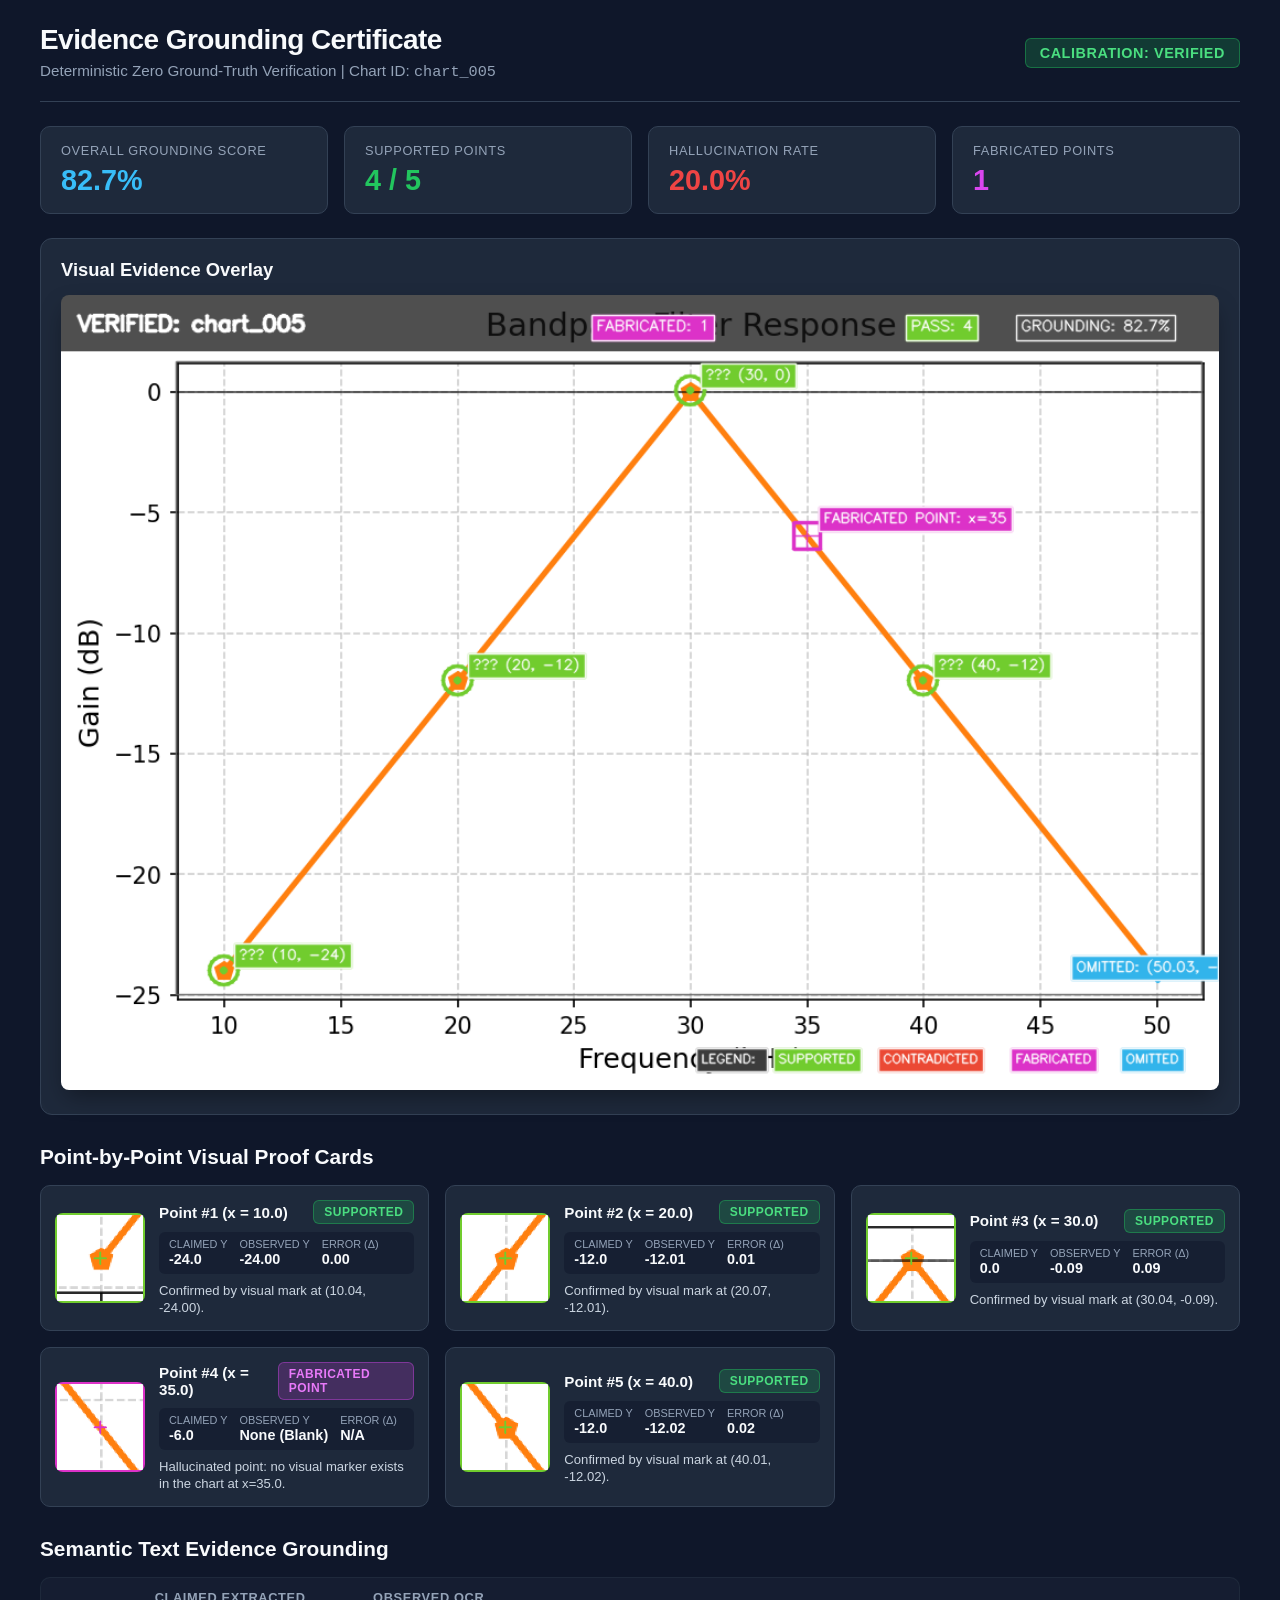
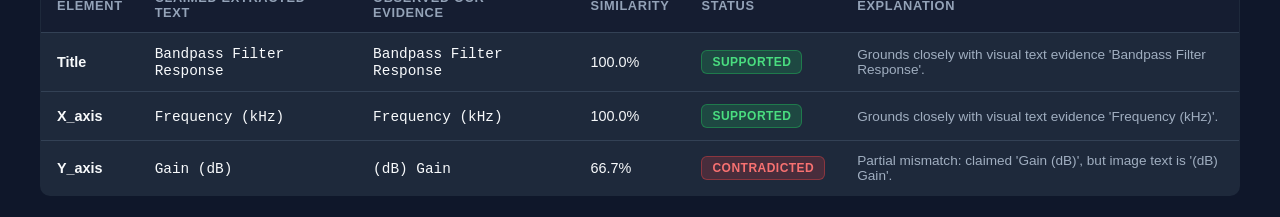
<file: data/verification_overlays/chart_005_certificate.html>
<!DOCTYPE html>
<html lang="en">
<head>
    <meta charset="UTF-8">
    <meta name="viewport" content="width=device-width, initial-scale=1.0">
    <title>Verification Certificate - chart_005</title>
    <style>
        :root {
            --bg: #0f172a;
            --surface: #1e293b;
            --surface-border: #334155;
            --text-primary: #f8fafc;
            --text-secondary: #94a3b8;
            --green: #22c55e;
            --red: #ef4444;
            --magenta: #d946ef;
            --cyan: #06b6d4;
            --accent: #38bdf8;
        }
        body {
            font-family: -apple-system, BlinkMacSystemFont, "Segoe UI", Roboto, Helvetica, Arial, sans-serif;
            background-color: var(--bg);
            color: var(--text-primary);
            margin: 0;
            padding: 24px;
        }
        .container {
            max-width: 1200px;
            margin: 0 auto;
        }
        header {
            display: flex;
            justify-content: space-between;
            align-items: center;
            border-bottom: 1px solid var(--surface-border);
            padding-bottom: 20px;
            margin-bottom: 24px;
        }
        h1 {
            margin: 0 0 6px 0;
            font-size: 1.75rem;
            letter-spacing: -0.02em;
        }
        .subtitle {
            color: var(--text-secondary);
            font-size: 0.95rem;
        }
        .stats-grid {
            display: grid;
            grid-template-columns: repeat(auto-fit, minmax(200px, 1fr));
            gap: 16px;
            margin-bottom: 24px;
        }
        .stat-card {
            background: var(--surface);
            border: 1px solid var(--surface-border);
            border-radius: 10px;
            padding: 16px 20px;
        }
        .stat-card .title {
            font-size: 0.8rem;
            text-transform: uppercase;
            letter-spacing: 0.05em;
            color: var(--text-secondary);
            margin-bottom: 6px;
        }
        .stat-card .val {
            font-size: 1.8rem;
            font-weight: 700;
        }
        .overlay-section {
            background: var(--surface);
            border: 1px solid var(--surface-border);
            border-radius: 12px;
            padding: 20px;
            margin-bottom: 30px;
        }
        .overlay-img {
            width: 100%;
            height: auto;
            border-radius: 8px;
            box-shadow: 0 10px 25px -5px rgba(0, 0, 0, 0.4);
        }
        .section-title {
            font-size: 1.3rem;
            margin: 30px 0 16px 0;
            font-weight: 600;
        }
        .badge {
            padding: 4px 10px;
            border-radius: 6px;
            font-size: 0.75rem;
            font-weight: 700;
            text-transform: uppercase;
            letter-spacing: 0.04em;
            display: inline-block;
        }
        .badge-supported { background: rgba(34, 197, 94, 0.2); color: #4ade80; border: 1px solid rgba(34, 197, 94, 0.4); }
        .badge-contradicted { background: rgba(239, 68, 68, 0.2); color: #f87171; border: 1px solid rgba(239, 68, 68, 0.4); }
        .badge-fabricated { background: rgba(217, 70, 239, 0.2); color: #e879f9; border: 1px solid rgba(217, 70, 239, 0.4); }
        .evidence-grid {
            display: grid;
            grid-template-columns: repeat(auto-fill, minmax(360px, 1fr));
            gap: 16px;
        }
        .evidence-card {
            background: var(--surface);
            border: 1px solid var(--surface-border);
            border-radius: 10px;
            display: flex;
            padding: 14px;
            gap: 14px;
            align-items: center;
        }
        .crop-container img {
            width: 90px;
            height: 90px;
            border-radius: 8px;
            display: block;
        }
        .card-details {
            flex: 1;
        }
        .card-header {
            display: flex;
            justify-content: space-between;
            align-items: center;
            margin-bottom: 8px;
        }
        .point-tag {
            font-weight: 600;
            font-size: 0.95rem;
        }
        .reading-row {
            display: flex;
            gap: 12px;
            background: rgba(15, 23, 42, 0.5);
            padding: 6px 10px;
            border-radius: 6px;
            margin-bottom: 8px;
        }
        .reading-col .label {
            font-size: 0.68rem;
            color: var(--text-secondary);
            display: block;
            text-transform: uppercase;
        }
        .reading-col .value {
            font-size: 0.9rem;
            font-weight: 700;
        }
        .explanation {
            margin: 0;
            font-size: 0.82rem;
            color: #cbd5e1;
            line-height: 1.3;
        }
        table {
            width: 100%;
            border-collapse: collapse;
            background: var(--surface);
            border-radius: 10px;
            overflow: hidden;
            border: 1px solid var(--surface-border);
        }
        th, td {
            padding: 12px 16px;
            text-align: left;
            border-bottom: 1px solid var(--surface-border);
            font-size: 0.9rem;
        }
        th {
            background: rgba(15, 23, 42, 0.6);
            color: var(--text-secondary);
            font-size: 0.8rem;
            text-transform: uppercase;
            letter-spacing: 0.05em;
        }
    </style>
</head>
<body>
    <div class="container">
        <header>
            <div>
                <h1>Evidence Grounding Certificate</h1>
                <div class="subtitle">Deterministic Zero Ground-Truth Verification | Chart ID: <code>chart_005</code></div>
            </div>
            <div>
                <span class="badge badge-supported" style="font-size: 0.9rem; padding: 6px 14px;">
                    Calibration: VERIFIED
                </span>
            </div>
        </header>

        <div class="stats-grid">
            <div class="stat-card">
                <div class="title">Overall Grounding Score</div>
                <div class="val" style="color: var(--accent);">82.7%</div>
            </div>
            <div class="stat-card">
                <div class="title">Supported Points</div>
                <div class="val" style="color: var(--green);">4 / 5</div>
            </div>
            <div class="stat-card">
                <div class="title">Hallucination Rate</div>
                <div class="val" style="color: var(--red);">20.0%</div>
            </div>
            <div class="stat-card">
                <div class="title">Fabricated Points</div>
                <div class="val" style="color: var(--magenta);">1</div>
            </div>
        </div>

        <div class="overlay-section">
            <h2 style="margin: 0 0 14px 0; font-size: 1.15rem;">Visual Evidence Overlay</h2>
            <img class="overlay-img" src="[data-uri]" alt="Verification Overlay Image" />
        </div>

        <h2 class="section-title">Point-by-Point Visual Proof Cards</h2>
        <div class="evidence-grid">
            
        <div class="evidence-card">
            <div class="crop-container">
                <img src="[data-uri]" alt="Point Proof Crop" />
            </div>
            <div class="card-details">
                <div class="card-header">
                    <span class="point-tag">Point #1 (x = 10.0)</span>
                    <span class="badge badge-supported">SUPPORTED</span>
                </div>
                <div class="reading-row">
                    <div class="reading-col">
                        <span class="label">Claimed Y</span>
                        <span class="value">-24.0</span>
                    </div>
                    <div class="reading-col">
                        <span class="label">Observed Y</span>
                        <span class="value">-24.00</span>
                    </div>
                    <div class="reading-col">
                        <span class="label">Error (Δ)</span>
                        <span class="value">0.00</span>
                    </div>
                </div>
                <p class="explanation">Confirmed by visual mark at (10.04, -24.00).</p>
            </div>
        </div>
        
        <div class="evidence-card">
            <div class="crop-container">
                <img src="[data-uri]" alt="Point Proof Crop" />
            </div>
            <div class="card-details">
                <div class="card-header">
                    <span class="point-tag">Point #2 (x = 20.0)</span>
                    <span class="badge badge-supported">SUPPORTED</span>
                </div>
                <div class="reading-row">
                    <div class="reading-col">
                        <span class="label">Claimed Y</span>
                        <span class="value">-12.0</span>
                    </div>
                    <div class="reading-col">
                        <span class="label">Observed Y</span>
                        <span class="value">-12.01</span>
                    </div>
                    <div class="reading-col">
                        <span class="label">Error (Δ)</span>
                        <span class="value">0.01</span>
                    </div>
                </div>
                <p class="explanation">Confirmed by visual mark at (20.07, -12.01).</p>
            </div>
        </div>
        
        <div class="evidence-card">
            <div class="crop-container">
                <img src="[data-uri]" alt="Point Proof Crop" />
            </div>
            <div class="card-details">
                <div class="card-header">
                    <span class="point-tag">Point #3 (x = 30.0)</span>
                    <span class="badge badge-supported">SUPPORTED</span>
                </div>
                <div class="reading-row">
                    <div class="reading-col">
                        <span class="label">Claimed Y</span>
                        <span class="value">0.0</span>
                    </div>
                    <div class="reading-col">
                        <span class="label">Observed Y</span>
                        <span class="value">-0.09</span>
                    </div>
                    <div class="reading-col">
                        <span class="label">Error (Δ)</span>
                        <span class="value">0.09</span>
                    </div>
                </div>
                <p class="explanation">Confirmed by visual mark at (30.04, -0.09).</p>
            </div>
        </div>
        
        <div class="evidence-card">
            <div class="crop-container">
                <img src="[data-uri]" alt="Point Proof Crop" />
            </div>
            <div class="card-details">
                <div class="card-header">
                    <span class="point-tag">Point #4 (x = 35.0)</span>
                    <span class="badge badge-fabricated">FABRICATED POINT</span>
                </div>
                <div class="reading-row">
                    <div class="reading-col">
                        <span class="label">Claimed Y</span>
                        <span class="value">-6.0</span>
                    </div>
                    <div class="reading-col">
                        <span class="label">Observed Y</span>
                        <span class="value">None (Blank)</span>
                    </div>
                    <div class="reading-col">
                        <span class="label">Error (Δ)</span>
                        <span class="value">N/A</span>
                    </div>
                </div>
                <p class="explanation">Hallucinated point: no visual marker exists in the chart at x=35.0.</p>
            </div>
        </div>
        
        <div class="evidence-card">
            <div class="crop-container">
                <img src="[data-uri]" alt="Point Proof Crop" />
            </div>
            <div class="card-details">
                <div class="card-header">
                    <span class="point-tag">Point #5 (x = 40.0)</span>
                    <span class="badge badge-supported">SUPPORTED</span>
                </div>
                <div class="reading-row">
                    <div class="reading-col">
                        <span class="label">Claimed Y</span>
                        <span class="value">-12.0</span>
                    </div>
                    <div class="reading-col">
                        <span class="label">Observed Y</span>
                        <span class="value">-12.02</span>
                    </div>
                    <div class="reading-col">
                        <span class="label">Error (Δ)</span>
                        <span class="value">0.02</span>
                    </div>
                </div>
                <p class="explanation">Confirmed by visual mark at (40.01, -12.02).</p>
            </div>
        </div>
        
        </div>

        <h2 class="section-title">Semantic Text Evidence Grounding</h2>
        <table>
            <thead>
                <tr>
                    <th>Element</th>
                    <th>Claimed Extracted Text</th>
                    <th>Observed OCR Evidence</th>
                    <th>Similarity</th>
                    <th>Status</th>
                    <th>Explanation</th>
                </tr>
            </thead>
            <tbody>
                
        <tr>
            <td style="font-weight:600; text-transform:capitalize;">title</td>
            <td><code>Bandpass Filter Response</code></td>
            <td><code>Bandpass Filter Response</code></td>
            <td>100.0%</td>
            <td><span class="badge badge-supported">SUPPORTED</span></td>
            <td style="color:#a0aec0; font-size:0.85rem;">Grounds closely with visual text evidence 'Bandpass Filter Response'.</td>
        </tr>
        
        <tr>
            <td style="font-weight:600; text-transform:capitalize;">x_axis</td>
            <td><code>Frequency (kHz)</code></td>
            <td><code>Frequency (kHz)</code></td>
            <td>100.0%</td>
            <td><span class="badge badge-supported">SUPPORTED</span></td>
            <td style="color:#a0aec0; font-size:0.85rem;">Grounds closely with visual text evidence 'Frequency (kHz)'.</td>
        </tr>
        
        <tr>
            <td style="font-weight:600; text-transform:capitalize;">y_axis</td>
            <td><code>Gain (dB)</code></td>
            <td><code>(dB) Gain</code></td>
            <td>66.7%</td>
            <td><span class="badge badge-contradicted">CONTRADICTED</span></td>
            <td style="color:#a0aec0; font-size:0.85rem;">Partial mismatch: claimed 'Gain (dB)', but image text is '(dB) Gain'.</td>
        </tr>
        
            </tbody>
        </table>
    </div>
</body>
</html>
</file>
